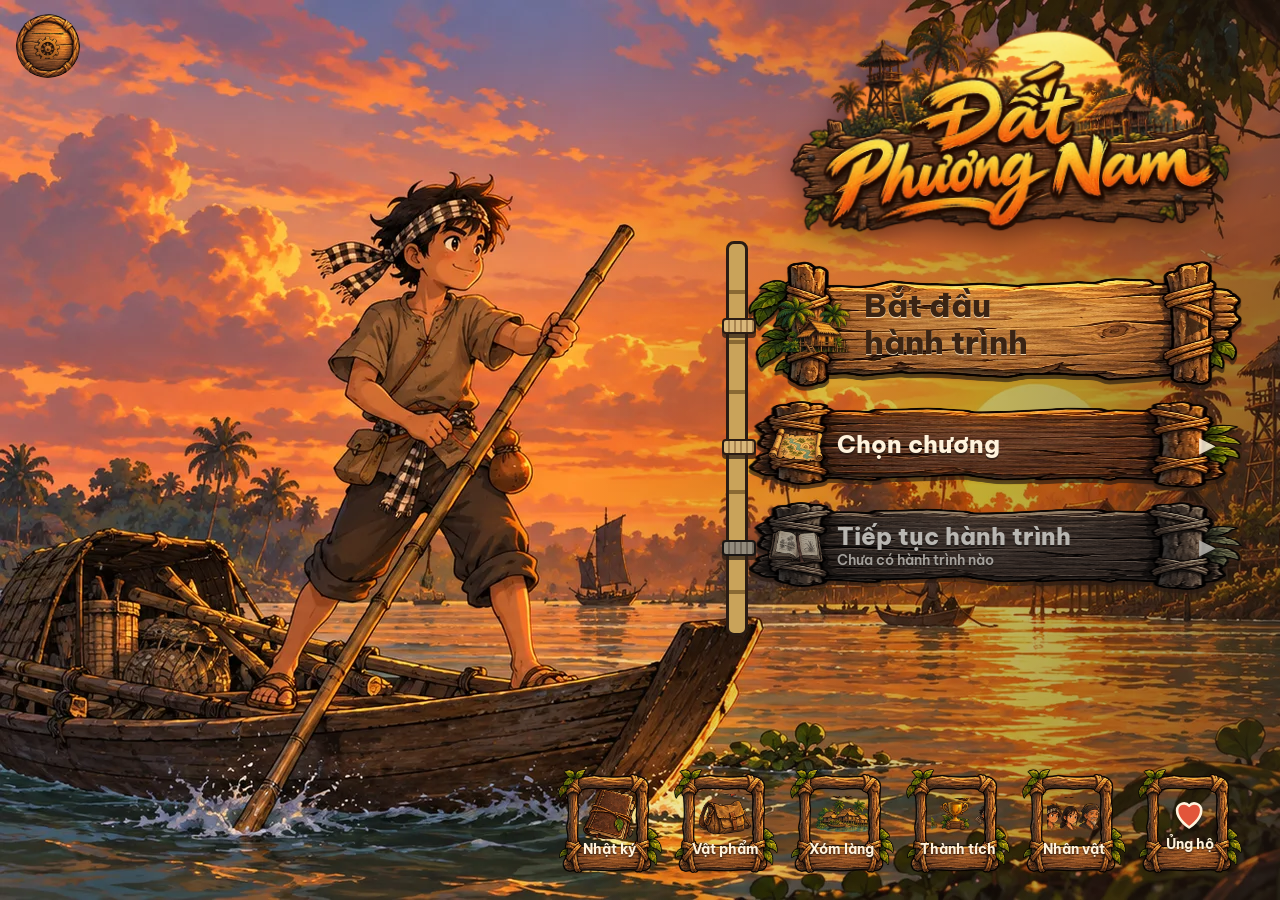
<file: index.html>
<!doctype html>
<html lang="vi">
<head>
<meta charset="utf-8">
<meta name="viewport" content="width=device-width, initial-scale=1, viewport-fit=cover">
<title>Đất Phương Nam</title>
<link rel="icon" href="favicon.ico" sizes="48x48">
<link rel="icon" type="image/png" sizes="32x32" href="assets/ui/favicon-32.png">
<link rel="icon" type="image/png" sizes="16x16" href="assets/ui/favicon-16.png">
<link rel="apple-touch-icon" href="assets/ui/apple-touch-icon.png">
<link rel="manifest" href="site.webmanifest">
<meta name="theme-color" content="#2A1C14">
<meta name="apple-mobile-web-app-title" content="Đất Phương Nam">
<link rel="preconnect" href="https://fonts.googleapis.com">
<link href="https://fonts.googleapis.com/css2?family=Be+Vietnam+Pro:wght@600;700;800&family=Lobster&display=swap" rel="stylesheet">
<link rel="stylesheet" href="css/style.css">
</head>
<body data-view="loading">
<script src="https://vinhlamgame.vercel.app/vlg.js" data-game="dat-phuong-nam" defer></script>
<main class="stage">
  <canvas id="game" width="1280" height="720" aria-label="Màn chơi Đất Phương Nam"></canvas>

  <div class="topbtns">
    <button id="btnPause" type="button" aria-label="Tạm dừng">❚❚</button>
    <button id="btnMute" type="button" aria-label="Bật/tắt âm thanh">♪</button>
  </div>

  <div class="touch-ui" aria-hidden="true">
    <button id="tLeft" type="button">◀</button><button id="tRight" type="button">▶</button>
    <button id="tJump" type="button" class="jump">Nhảy</button>
  </div>

  <!-- ===== Tải ===== -->
  <section class="screen menu" id="loading">
    <div class="load"><p class="logo-sm">Đất Phương Nam</p><div class="bar"><i id="loadBar"></i></div><p>Đang tải hình ảnh…</p></div>
  </section>

  <!-- ===== Màn hình chính ===== -->
  <section class="screen menu" id="home" hidden>
    <div class="home-bg" aria-hidden="true"></div>
    <h1 class="logo"><img src="assets/ui/logo.webp" alt="Đất Phương Nam"></h1>
    <button class="round-btn" id="btnSettings" type="button" aria-label="Cài đặt"><img src="assets/ui/icon_settings.webp" alt=""></button>
    <nav class="signpost" aria-label="Menu chính">
      <button class="plank big" id="btnStart" type="button"><span class="ic"><img src="assets/ui/icon_start.webp" alt=""></span><span>Bắt đầu<br>hành trình</span><i>▶</i></button>
      <button class="plank" id="btnChapters" type="button"><span class="ic"><img src="assets/ui/icon_chapters.webp" alt=""></span><span>Chọn chương</span><i>▶</i></button>
      <button class="plank" id="btnContinue" type="button"><span class="ic"><img src="assets/ui/icon_continue.webp" alt=""></span><span>Tiếp tục hành trình<small></small></span><i>▶</i></button>
      <button class="plank" id="btnSettings2" type="button"><span class="ic"><img src="assets/ui/icon_settings.webp" alt=""></span><span>Cài đặt</span><i>▶</i></button>
    </nav>
    <nav class="tiles" aria-label="Mục phụ">
      <button type="button" data-panel="journal"><img src="assets/ui/icon_journal.webp" alt=""><span>Nhật ký</span></button>
      <button type="button" data-panel="items"><img src="assets/ui/icon_items.webp" alt=""><span>Vật phẩm</span></button>
      <button type="button" data-panel="village"><img src="assets/ui/icon_village.webp" alt=""><span>Xóm làng</span></button>
      <button type="button" data-panel="achieve"><img src="assets/ui/icon_achieve.webp" alt=""><span>Thành tích</span></button>
      <button type="button" data-panel="chars"><img src="assets/ui/icon_chars.webp" alt=""><span>Nhân vật</span></button>
      <button type="button" class="tile-donate" id="btnDonate"><svg viewBox="0 0 24 24" aria-hidden="true"><path d="M12 20s-7-4.4-7-10a4 4 0 0 1 7-2.6A4 4 0 0 1 19 10c0 5.6-7 10-7 10z"/></svg><span>Ủng hộ</span></button>
    </nav>
  </section>

  <!-- ===== Chọn chương ===== -->
  <section class="screen menu paper" id="chapters" hidden>
    <header class="bar-top"><button type="button" class="back" data-back="home">◀ Màn hình chính</button><h2>Chọn chương</h2></header>
    <div class="chap-grid" id="chapterCards"></div>
  </section>

  <section class="screen menu paper" id="chapter" hidden>
    <header class="bar-top"><button type="button" class="back" data-back="chapters">◀ Chọn chương</button><h2 id="chapTitle"></h2></header>
    <div class="tap-list" id="tapList"></div>
  </section>

  <!-- ===== Giới thiệu cửa ===== -->
  <section class="screen" id="intro" hidden>
    <div class="card">
      <p class="kicker" id="introKicker"></p>
      <h2 id="introName"></h2>
      <p id="introGoal"></p>
      <ul class="keys">
        <li><kbd>←</kbd><kbd>→</kbd> chạy</li>
        <li><kbd>Space</kbd>/<kbd>↑</kbd> nhảy (giữ để nhảy cao)</li>
        <li><kbd>P</kbd> tạm dừng</li>
      </ul>
      <p class="note" id="introBest"></p>
      <button type="button" class="primary" id="btnPlay">Vào cửa</button>
      <button type="button" data-back="c1list">Chọn cửa khác</button>
    </div>
  </section>

  <!-- ===== Cài đặt ===== -->
  <section class="screen" id="settings" hidden>
    <div class="card">
      <h2>Cài đặt</h2>
      <label class="opt"><input type="checkbox" id="optMusic"> Nhạc nền & âm môi trường</label>
      <label class="opt"><input type="checkbox" id="optSound"> Hiệu ứng âm thanh</label>
      <button type="button" id="btnReset">Xóa tiến độ</button>
      <button type="button" class="primary" data-back="home">Xong</button>
    </div>
  </section>

  <!-- ===== Ủng hộ ===== -->
  <section class="screen" id="donate" hidden>
    <div class="card wide"><div data-donate></div><button type="button" class="primary" data-back="home">Đóng</button></div>
  </section>

  <!-- ===== Bảng phụ ===== -->
  <section class="screen" id="panel" hidden>
    <div class="card wide"><h2 id="panelTitle"></h2><div id="panelBody" class="panel-body"></div><button type="button" class="primary" data-back="home">Đóng</button></div>
  </section>

  <!-- ===== Trong màn chơi ===== -->
  <section class="screen" id="pause" hidden>
    <div class="card"><h2>Tạm dừng</h2><button type="button" class="primary" id="btnResume">Chơi tiếp</button><button type="button" id="btnRestart">Chơi lại cửa này</button><button type="button" id="btnQuit">Về chọn cửa</button></div>
  </section>
  <section class="screen" id="win" hidden>
    <div class="win-wrap">
      <div class="card win-card"><p class="kicker">Hoàn thành</p><h2 id="winTitle">Qua cửa!</h2><ul class="win-stars" id="winStars"></ul><p id="winStats"></p>
        <div class="next-cua" id="winNext"></div>
        <button type="button" class="primary" id="btnWinNext">Vào cửa tiếp theo</button>
        <div class="row2"><button type="button" id="btnWinAgain">Chơi lại</button><button type="button" id="btnWinMap">Bản đồ</button></div></div>
      <aside class="card" data-donate="compact"></aside>
    </div>
  </section>
  <section class="screen" id="over" hidden>
    <div class="card"><h2>Nam kiệt sức rồi</h2><p>Nghỉ một chút rồi thử lại nhé. Mẹo: thấy bong bóng thì nhảy đi ngay.</p>
      <button type="button" class="primary" id="btnOverAgain">Thử lại</button><button type="button" id="btnOverQuit">Về chọn cửa</button></div>
  </section>

  <div class="rotate" aria-hidden="true"><p>Xoay ngang điện thoại để chơi</p></div>
</main>

<script src="js/assets-meta.js"></script>
<script src="js/engine.js"></script>
<script src="js/player.js"></script>
<script src="js/entities.js"></script>
<script src="js/level.js"></script>
<script src="js/levels/tap1_cua1.js"></script>
<script src="js/chapters.js"></script>
<script src="js/sfx.js"></script>
<script src="js/music.js"></script>
<script src="js/lib/qrcode.js"></script>
<script src="js/donate.js"></script>
<script src="js/menu.js"></script>
<script src="js/main.js"></script>
</body>
</html>
</file>
<file: css/style.css>
/* Bảng màu lấy từ Art Bible: gỗ, tre, phù sa, hoàng hôn sông */
:root {
  --ink: #2A1C14; --paper: #FCF8F1; --sand: #F1EADF; --accent: #A9481A; --gold: #FFD25A; --line: #E0D2BD; --muted: #75604F;
  --wood-hi: #C9965A; --wood: #9C6A3A; --wood-lo: #6B4426; --wood-dark: #4A2F1C; --rope: #D9B77A;
  --font: "Be Vietnam Pro", system-ui, -apple-system, "Segoe UI", sans-serif;
  --display: "Lobster", "Be Vietnam Pro", Georgia, serif;
}
* { box-sizing: border-box; }
html, body { height: 100%; margin: 0; background: #16100C; color: var(--ink); font-family: var(--font); overflow: hidden; }
.stage { position: fixed; inset: 0; display: grid; place-items: center; }
canvas { display: block; background: #8FD3F4; touch-action: none; }
svg { width: 1em; height: 1em; fill: none; stroke: currentColor; stroke-width: 2; stroke-linecap: round; stroke-linejoin: round; }

/* chỉ hiện nút trong màn chơi */
.topbtns, .touch-ui { display: none; }
body[data-view="play"] .topbtns { display: flex; }
body.touch[data-view="play"] .touch-ui { display: block; }

.topbtns { position: absolute; top: calc(10px + env(safe-area-inset-top, 0px)); right: calc(12px + env(safe-area-inset-right, 0px)); gap: 8px; z-index: 3; }
.topbtns button { width: 40px; height: 40px; border-radius: 50%; border: 2px solid var(--ink); background: var(--paper); font: 800 16px var(--font); cursor: pointer; }
.topbtns button.off { text-decoration: line-through; opacity: .6; }

/* ===== màn hình chung ===== */
.screen { position: absolute; inset: 0; display: grid; place-items: center; background: rgba(22, 16, 12, .6); z-index: 5;
  padding-block: 16px; padding-left: max(16px, env(safe-area-inset-left, 0px)); padding-right: max(16px, env(safe-area-inset-right, 0px)); }
.screen[hidden] { display: none; }
.screen.menu { background: #2A1C14; }
.card { background: var(--paper); border: 3px solid var(--ink); border-radius: 18px; padding: 22px 26px; max-width: 520px; width: 100%; text-align: center;
  box-shadow: 0 10px 0 rgba(42, 28, 20, .35); max-height: calc(100vh - 32px); overflow: auto; }
.card.wide { max-width: 640px; }
.kicker { margin: 0; font-size: 12px; letter-spacing: .16em; text-transform: uppercase; color: var(--accent); font-weight: 800; }
h2 { margin: 6px 0 10px; font-size: 26px; text-wrap: balance; }
.card p { line-height: 1.5; }
.keys { list-style: none; padding: 0; margin: 12px 0 14px; display: flex; flex-wrap: wrap; gap: 8px 16px; justify-content: center; font-size: 14px; }
kbd { display: inline-block; min-width: 26px; padding: 2px 6px; margin-right: 3px; border: 2px solid var(--ink); border-bottom-width: 4px; border-radius: 6px; background: var(--sand); font: 700 13px var(--font); }
.card button { display: block; width: 100%; margin-top: 10px; padding: 12px 16px; border-radius: 12px; border: 3px solid var(--ink); background: var(--sand); font: 800 17px var(--font); color: var(--ink); cursor: pointer; }
.card button.primary { background: var(--accent); color: var(--paper); }
button:focus-visible { outline: 3px solid var(--gold); outline-offset: 2px; }
.note { font-size: 13px; color: var(--muted); }
.soon { color: var(--muted); font-size: 14px; font-style: italic; }
.opt { display: flex; gap: 10px; align-items: center; justify-content: center; font-weight: 700; font-size: 17px; margin: 8px 0; }
.opt input { width: 22px; height: 22px; accent-color: var(--accent); }

/* ===== tải ===== */
.load { text-align: center; color: var(--paper); width: min(360px, 100%); }
.logo-sm { font: 48px/1 var(--display); color: var(--gold); margin: 0 0 16px; }
.bar { height: 10px; border-radius: 6px; background: rgba(255, 255, 255, .15); overflow: hidden; }
.bar i { display: block; height: 100%; width: 0; background: var(--gold); }

/* ===== màn hình chính ===== */
#home { display: block; padding: 0; overflow: hidden; }
#home[hidden] { display: none; }
.home-bg { position: absolute; inset: 0; background:
  linear-gradient(90deg, rgba(42, 28, 20, 0) 40%, rgba(42, 28, 20, .45) 100%),
  linear-gradient(180deg, rgba(255, 170, 80, .25), rgba(42, 28, 20, .35)),
  url("../assets/ui/home_kv.webp") center 60% / cover no-repeat; }
.home-nam { position: absolute; left: 2%; bottom: 0; height: 74%; max-width: 56%; object-fit: contain; object-position: left bottom;
  filter: drop-shadow(0 10px 18px rgba(0, 0, 0, .45)); pointer-events: none; }
.logo { position: absolute; top: calc(4% + env(safe-area-inset-top, 0px)); left: max(4%, env(safe-area-inset-left, 0px)); margin: 0;
  font: clamp(38px, 7.5vw, 92px)/.9 var(--display); transform: rotate(-4deg); transform-origin: left top;
  background: linear-gradient(180deg, #FFE08A 10%, #F4A259 55%, #D2541F 95%); -webkit-background-clip: text; background-clip: text; color: transparent;
  -webkit-text-stroke: 2px #2A1C14; filter: drop-shadow(0 4px 0 #2A1C14) drop-shadow(0 8px 14px rgba(0, 0, 0, .5)); }
.logo span { display: block; }
.logo span + span { margin-left: .4em; }

.round-btn { position: absolute; top: calc(14px + env(safe-area-inset-top, 0px)); right: max(16px, env(safe-area-inset-right, 0px)); width: 52px; height: 52px;
  border-radius: 14px; border: 3px solid var(--ink); background: linear-gradient(var(--wood-hi), var(--wood-lo)); color: var(--paper);
  display: grid; place-items: center; font-size: 28px; cursor: pointer; box-shadow: 0 4px 0 var(--ink); }
.round-btn svg { fill: var(--paper); stroke: none; }

/* cột tre + bảng gỗ treo */
.signpost { position: absolute; right: max(3%, env(safe-area-inset-right, 0px)); top: 15%; width: min(44%, 520px);
  display: flex; flex-direction: column; gap: clamp(8px, 2vh, 18px); padding-left: 26px; }
.signpost::before { content: ""; position: absolute; left: 4px; top: -6%; bottom: -14%; width: 16px; border-radius: 8px;
  background: repeating-linear-gradient(180deg, #C9A35A 0 46px, #8A6A33 46px 50px), #C9A35A; border: 3px solid var(--ink); }
.plank { position: relative; display: grid; grid-template-columns: auto 1fr auto; align-items: center; gap: 14px; text-align: left; width: 100%;
  padding: clamp(8px, 1.8vh, 14px) 18px; border: 3px solid var(--ink); border-radius: 10px 14px 12px 8px; cursor: pointer;
  font: 800 clamp(15px, 2.1vw, 24px)/1.15 var(--font); color: #FFF3DC; text-shadow: 0 2px 0 rgba(42, 28, 20, .7);
  background: repeating-linear-gradient(176deg, rgba(255, 255, 255, .06) 0 3px, rgba(0, 0, 0, .05) 3px 9px), linear-gradient(180deg, var(--wood) 0%, var(--wood-lo) 100%);
  box-shadow: inset 0 2px 0 rgba(255, 255, 255, .18), 0 5px 0 var(--ink); transition: transform .12s; }
.plank::before { content: ""; position: absolute; left: -26px; top: 50%; width: 30px; height: 12px; margin-top: -6px;
  background: repeating-linear-gradient(90deg, var(--rope) 0 4px, #A88450 4px 6px); border: 2px solid var(--ink); border-radius: 4px; }
.plank.big { background: repeating-linear-gradient(176deg, rgba(255, 255, 255, .08) 0 3px, rgba(0, 0, 0, .04) 3px 9px), linear-gradient(180deg, #F2D7A6 0%, var(--wood-hi) 100%);
  color: var(--ink); text-shadow: none; font-size: clamp(18px, 2.7vw, 32px); padding-block: clamp(12px, 2.6vh, 22px); }
.plank .ic { display: grid; place-items: center; width: 1.9em; height: 1.9em; border-radius: 8px; background: rgba(42, 28, 20, .25); font-size: 1.05em; }
.plank.big .ic { background: rgba(42, 28, 20, .12); }
.plank i { font-style: normal; font-size: .9em; opacity: .85; }
.plank small { display: block; font: 600 clamp(11px, 1.3vw, 14px)/1.2 var(--font); opacity: .85; margin-top: 2px; }
.plank:hover:not(:disabled) { transform: translateX(-4px); }
.plank:disabled { filter: grayscale(.6) brightness(.8); cursor: not-allowed; }

.tiles { position: absolute; right: max(3%, env(safe-area-inset-right, 0px)); bottom: calc(3% + env(safe-area-inset-bottom, 0px));
  display: flex; gap: clamp(6px, 1vw, 12px); }
.tiles button { width: clamp(58px, 7.5vw, 92px); aspect-ratio: 1; max-width: 100%; display: flex; flex-direction: column; align-items: center; justify-content: center; gap: 4px;
  border: 3px solid var(--ink); border-radius: 12px; cursor: pointer; color: #FFF3DC; font: 700 clamp(10px, 1.1vw, 13px)/1 var(--font);
  background: linear-gradient(180deg, var(--wood) 0%, var(--wood-dark) 100%); box-shadow: inset 0 2px 0 rgba(255, 255, 255, .15), 0 4px 0 var(--ink); }
.tiles svg { font-size: clamp(20px, 2.6vw, 32px); }

/* ===== chọn chương ===== */
.paper { display: flex !important; flex-direction: column; align-items: stretch; justify-content: flex-start; gap: 14px; overflow: auto;
  background: radial-gradient(ellipse at top, #3B2A1E, #1E140E) !important; color: var(--paper); }
.paper[hidden] { display: none !important; }
.bar-top { display: flex; align-items: center; gap: 16px; flex-wrap: wrap; }
.bar-top h2 { margin: 0; font: clamp(26px, 4vw, 40px)/1.1 var(--display); color: var(--gold); }
.back { border: 2px solid var(--rope); background: transparent; color: var(--paper); border-radius: 10px; padding: 8px 14px; font: 700 15px var(--font); cursor: pointer; }
.chap-grid { display: grid; grid-template-columns: repeat(3, minmax(0, 1fr)); gap: 16px; flex: 1; min-height: 0; }
.chap { position: relative; display: flex; flex-direction: column; text-align: left; padding: 0; overflow: hidden; cursor: pointer; min-width: 0;
  border: 4px solid var(--wood-lo); border-radius: 16px; background: var(--wood-dark); color: var(--paper); box-shadow: 0 6px 0 #120B07; }
.chap-art { flex: 1; min-height: 120px; background-size: cover; background-position: center; }
.chap-art.c1 { background-image: linear-gradient(transparent 50%, rgba(42, 28, 20, .7)), url("../assets/ui/home_kv.webp"); }
.chap-art.c2 { background: linear-gradient(160deg, #5b4a6e, #2b2230 70%); }
.chap-art.c3 { background: linear-gradient(160deg, #3c5a63, #1c2b30 70%); }
.chap-txt { padding: 12px 16px 16px; display: flex; flex-direction: column; gap: 4px; }
.chap-txt small { font-weight: 800; letter-spacing: .14em; text-transform: uppercase; color: var(--rope); font-size: 12px; }
.chap-txt b { font: clamp(24px, 3vw, 34px)/1 var(--display); color: var(--gold); }
.chap-txt span { font-size: 14px; line-height: 1.4; opacity: .9; }
.chap-txt em { font-style: normal; font-weight: 700; font-size: 13px; margin-top: 6px; }
.chap.locked { cursor: not-allowed; filter: grayscale(.7); opacity: .75; }
.chap.locked .chap-txt em::before { content: "🔒 "; }
.chap:not(.locked):hover { transform: translateY(-3px); }

.tap-list { display: grid; grid-template-columns: repeat(auto-fill, minmax(min(100%, 420px), 1fr)); gap: 12px; }
.tap:has(.tapmap) { grid-column: 1 / -1; }
.tap { border: 3px solid var(--wood-lo); border-radius: 14px; background: rgba(255, 243, 220, .06); padding: 12px 14px; min-width: 0; }
.tap header { display: flex; align-items: baseline; gap: 10px; flex-wrap: wrap; margin-bottom: 8px; }
.tap-n { font-weight: 800; color: var(--rope); font-size: 13px; letter-spacing: .1em; text-transform: uppercase; }
.tap header b { font-size: 19px; }
.tap header small { margin-left: auto; color: var(--rope); font-size: 13px; }
.tap.locked { opacity: .6; }
.cuas { display: grid; grid-template-columns: repeat(5, minmax(0, 1fr)); gap: 8px; }
.cuas .soon { grid-column: 1 / -1; margin: 0; color: #CDB79A; }
.cua { display: flex; flex-direction: column; gap: 2px; text-align: left; padding: 8px 9px; min-width: 0; border-radius: 10px; cursor: pointer;
  border: 3px solid var(--ink); background: linear-gradient(180deg, #F2D7A6, var(--wood-hi)); color: var(--ink); font-family: var(--font); }
.cua-n { font-size: 11px; font-weight: 800; letter-spacing: .08em; text-transform: uppercase; color: var(--accent); }
.cua b { font-size: 14px; line-height: 1.2; }
.cua small { font-size: 11px; color: var(--wood-dark); }
.cua.done { background: linear-gradient(180deg, #DDEBC9, #9DBE7A); }
.cua.boss { border-color: #7A1F0E; }
.cua.locked { background: #5A4434; color: #CDB79A; border-color: #3A2A1E; cursor: not-allowed; }
.cua.locked .cua-n, .cua.locked small { color: #A88E72; }

/* ===== bảng phụ ===== */
.panel-body { text-align: left; }
.stat { list-style: none; padding: 0; display: grid; gap: 8px; }
.stat li { display: flex; align-items: center; gap: 10px; padding: 8px 10px; border-radius: 10px; background: var(--sand); }
.stat li b { margin-left: auto; font-size: 18px; font-variant-numeric: tabular-nums; }
.stat img { width: 34px; height: 34px; object-fit: contain; }
.who { display: flex; gap: 14px; align-items: center; }
.who img { width: 140px; max-width: 40%; height: auto; }

/* ===== cảm ứng ===== */
.touch-ui button { position: absolute; bottom: calc(18px + env(safe-area-inset-bottom, 0px)); width: 76px; height: 76px; border-radius: 50%; border: 3px solid rgba(42, 28, 20, .8);
  background: rgba(252, 248, 241, .55); font: 800 22px var(--font); color: var(--ink); z-index: 4; touch-action: none; user-select: none; -webkit-user-select: none; }
.touch-ui button.on { background: rgba(255, 210, 90, .85); }
#tLeft { left: calc(18px + env(safe-area-inset-left, 0px)); }
#tRight { left: calc(108px + env(safe-area-inset-left, 0px)); }
#tJump { right: calc(22px + env(safe-area-inset-right, 0px)); width: 96px; height: 96px; font-size: 18px; }

.rotate { display: none; }
@media (orientation: portrait) and (pointer: coarse) {
  .rotate { display: grid; place-items: center; position: fixed; inset: 0; z-index: 20; background: #2A1C14; color: var(--gold); font: 700 20px var(--font); text-align: center; padding: 24px; }
}

@media (max-width: 760px) {
  .chap-grid { grid-template-columns: 1fr; }
  .chap { flex-direction: row; } .chap-art { min-height: 0; width: 34%; flex: none; }
  .cuas { grid-template-columns: repeat(auto-fill, minmax(110px, 1fr)); }
}
@media (max-height: 480px) {
  .card { padding: 14px 18px; } .card p { margin: 6px 0; font-size: 14px; }
  .keys { margin: 6px 0 8px; } .card button { padding: 9px 12px; margin-top: 6px; }
  .chap-grid { grid-template-columns: repeat(3, minmax(0, 1fr)); } .chap { flex-direction: column; } .chap-art { width: auto; min-height: 70px; }
  .chap-txt span { display: none; }
  .signpost { top: 18%; } .home-nam { height: 70%; }
  .touch-ui button { width: 64px; height: 64px; } #tRight { left: calc(94px + env(safe-area-inset-left, 0px)); } #tJump { width: 80px; height: 80px; }
}
@media (prefers-reduced-motion: reduce) { .plank, .chap { transition: none; } }
#intro { background: linear-gradient(rgba(42, 28, 20, .55), rgba(42, 28, 20, .75)), url("../assets/ui/home_kv.webp") center / cover; }
@media (max-height: 480px) {
  #btnSettings2 { display: none; }
  .signpost { top: 20%; gap: 8px; width: min(48%, 460px); }
  .plank { padding-block: 6px; font-size: 15px; } .plank.big { font-size: 18px; padding-block: 9px; }
  .tiles button { width: 54px; }
  .logo { font-size: 40px; }
}

/* ===== ảnh vẽ tay cho màn hình chính (nhóm 1W) ===== */
.home-bg { background:
  linear-gradient(90deg, rgba(42, 28, 20, 0) 45%, rgba(42, 28, 20, .5) 100%),
  url("../assets/ui/home_kv.webp") left center / cover no-repeat; }
.logo { transform: rotate(-2deg); filter: drop-shadow(0 8px 14px rgba(0, 0, 0, .45)); -webkit-text-stroke: 0; background: none; }
.logo img { display: block; width: clamp(240px, 38vw, 520px); height: auto; }
.round-btn { background: url("../assets/ui/round_btn.webp") center / 100% 100% no-repeat; border: 0; box-shadow: none; width: 64px; height: 64px; border-radius: 50%; }
.round-btn img { width: 62%; height: 62%; object-fit: contain; }
.plank { border: 0; border-radius: 0; box-shadow: none; background: url("../assets/ui/plank_medium.webp") center / 100% 100% no-repeat;
  padding: clamp(10px, 2vh, 16px) 26px clamp(10px, 2vh, 16px) 20px; filter: drop-shadow(0 4px 0 rgba(42, 28, 20, .7)); }
.plank.big { background: url("../assets/ui/plank_large.webp") center / 100% 100% no-repeat; color: #3A2414; padding: clamp(14px, 3vh, 26px) 34px clamp(14px, 3vh, 26px) 28px; }
.plank .ic, .plank.big .ic { background: none; width: 2.2em; height: 2.2em; }
.plank .ic img { width: 100%; height: 100%; object-fit: contain; filter: drop-shadow(0 2px 2px rgba(0, 0, 0, .35)); }
.plank:disabled { filter: grayscale(.7) brightness(.75) drop-shadow(0 4px 0 rgba(42, 28, 20, .7)); }
.tiles button { border: 0; box-shadow: none; background: url("../assets/ui/icon_frame.webp") center / 100% 100% no-repeat; padding: 8px 6px 6px; gap: 2px; color: #FFF3DC; text-shadow: 0 1px 2px #2A1C14; }
.tiles img { width: 58%; height: 58%; object-fit: contain; }
.chap-art.c1 { background-image: url("../assets/ui/chapter_1.webp"); }
.chap-art.c2 { background-image: url("../assets/ui/chapter_2.webp"); }
.chap-art.c3 { background-image: url("../assets/ui/chapter_3.webp"); }
.chap-art { background-position: center 20%; min-height: 200px; }
.tapmap { position: relative; border-radius: 10px; overflow: hidden; margin-bottom: 10px; }
.tapmap img { display: block; width: 100%; height: auto; }
.pin { position: absolute; transform: translate(-50%, -50%); width: clamp(34px, 5vw, 56px); aspect-ratio: 1; border-radius: 50%; border: 3px solid #2A1C14;
  background: #F2D7A6; color: #2A1C14; font: 800 clamp(14px, 2vw, 22px)/1 var(--font); cursor: pointer; box-shadow: 0 3px 0 #2A1C14; display: grid; place-items: center; }
.pin.done { background: #9DBE7A; } .pin.locked { background: #6B5442; color: #CDB79A; cursor: not-allowed; }
.pin.boss { width: clamp(42px, 6vw, 66px); background: #E07A3A; color: #FFF3DC; }
.pin:not(.locked):not(:disabled) { animation: pulse 1.6s ease-in-out infinite; }
@keyframes pulse { 50% { box-shadow: 0 3px 0 #2A1C14, 0 0 0 8px rgba(255, 210, 90, .45); } }
@media (prefers-reduced-motion: reduce) { .pin { animation: none !important; } }
@media (max-height: 480px) { .logo img { width: 240px; } .round-btn { width: 52px; height: 52px; } }
/* logo đặt phía trên cột menu để không che Nam trong ảnh nền */
.logo { left: auto; right: max(4%, env(safe-area-inset-right, 0px)); top: calc(2% + env(safe-area-inset-top, 0px)); width: min(44%, 500px); transform: rotate(-2deg); transform-origin: center; }
.logo img { width: 100%; }
.signpost { top: 31%; }
.round-btn { left: max(16px, env(safe-area-inset-left, 0px)); right: auto; }
.plank.big span:not(.ic) { text-shadow: 0 1px 0 rgba(255, 240, 210, .8); }
.tiles button { width: clamp(64px, 8.4vw, 104px); }
.tiles button span { font-size: clamp(10px, 1.15vw, 14px); }
@media (max-height: 480px) { .logo { width: 36%; } .signpost { top: 34%; } }
#btnSettings2 { display: none; }
.logo { width: min(36%, 440px); }
.signpost { top: 29%; gap: clamp(6px, 1.6vh, 14px); }
@media (max-height: 480px) {
  .logo { width: 28%; } .signpost { top: 27%; gap: 4px; width: min(46%, 420px); }
  .plank { padding-block: 4px; font-size: 14px; } .plank.big { padding-block: 8px; font-size: 16px; }
  .plank small { display: none; }
  .tiles button { width: 50px; } .tiles button span { font-size: 9px; }
}

/* ===== Ủng hộ ===== */
.tile-donate svg { width: 46%; height: 46%; fill: #E2553A; stroke: #FFF3DC; stroke-width: 1.5; filter: drop-shadow(0 2px 2px rgba(0, 0, 0, .35)); }
.donate { text-align: left; }
.donate .kicker { text-align: left; }
.donate h2, .donate h3 { margin: 4px 0 6px; text-wrap: balance; }
.donate h3 { font-size: 20px; }
.d-lead { margin: 0 0 12px; font-size: 14px; color: var(--muted); }
.d-body { display: grid; grid-template-columns: 1fr auto; gap: 16px; align-items: start; }
.chips { display: grid; grid-template-columns: repeat(auto-fill, minmax(78px, 1fr)); gap: 8px; }
.card .chips button { margin: 0; padding: 9px 6px; font-size: 15px; border-width: 2px; border-radius: 10px; }
.card .chips button[aria-checked="true"] { background: var(--accent); color: var(--paper); }
.d-custom { display: grid; gap: 4px; margin-top: 10px; font-size: 13px; font-weight: 700; color: var(--muted); }
.d-custom[hidden] { display: none; }
.d-custom input { padding: 10px 12px; border: 2px solid var(--ink); border-radius: 10px; font: 800 17px var(--font); color: var(--ink); background: #fff; width: 100%; }
.d-info { list-style: none; padding: 0; margin: 12px 0 0; display: grid; gap: 4px; font-size: 13px; }
.d-info li { display: flex; align-items: center; gap: 8px; flex-wrap: wrap; }
.d-info span { color: var(--muted); min-width: 70px; }
.d-info b { font-variant-numeric: tabular-nums; overflow-wrap: anywhere; }
.card .d-info .copy { display: inline-block; width: auto; margin: 0; padding: 2px 10px; font-size: 12px; border-width: 2px; border-radius: 8px; }
.d-qr { margin: 0; text-align: center; }
.d-qr .qr { width: 190px; aspect-ratio: 1; background: #fff; border: 2px solid var(--ink); border-radius: 10px; padding: 4px; }
.d-qr .qr svg { display: block; width: 100%; height: 100%; }
.d-qr figcaption { margin-top: 6px; font-size: 12px; font-weight: 700; color: var(--muted); max-width: 190px; }

/* màn thắng: kết quả + cửa tiếp theo bên trái, ủng hộ bên phải */
.win-wrap { display: flex; gap: 16px; align-items: stretch; justify-content: center; width: 100%; max-width: 1060px; max-height: calc(100vh - 32px); }
.win-wrap > .card { margin: 0; }
.win-card { max-width: 400px; display: flex; flex-direction: column; justify-content: center; }
.win-wrap .donate { max-width: 600px; }
.next-cua { display: grid; gap: 2px; margin: 4px 0 6px; padding: 10px 12px; border-radius: 12px; background: var(--sand); border: 2px dashed var(--line); text-align: left; }
.next-cua small { font-size: 11px; font-weight: 800; letter-spacing: .1em; text-transform: uppercase; color: var(--accent); }
.next-cua b { font-size: 17px; }
.next-cua span { font-size: 13px; color: var(--muted); }
.row2 { display: grid; grid-template-columns: 1fr 1fr; gap: 8px; }
.card .row2 button { margin-top: 8px; }

@media (max-width: 760px) and (min-height: 481px) {
  .win-wrap { flex-direction: column; overflow: auto; }
  .win-card, .win-wrap .donate { max-width: none; }
}
@media (max-width: 520px) { .d-body { grid-template-columns: 1fr; } .d-qr { justify-self: center; } }
@media (max-height: 480px) {
  .win-wrap { gap: 10px; }
  .win-card { max-width: 300px; }
  .win-card h2 { font-size: 20px; margin: 2px 0 4px; }
  .next-cua { padding: 6px 10px; } .next-cua span { display: none; }
  .donate .d-lead, .donate .kicker { display: none; }
  .donate h3 { font-size: 17px; margin: 0 0 6px; }
  .d-body { gap: 10px; }
  .chips { grid-template-columns: repeat(3, 1fr); gap: 6px; }
  .card .chips button { padding: 6px 4px; font-size: 13px; }
  .d-info { margin-top: 6px; font-size: 12px; gap: 2px; } .d-info li:nth-child(4) { display: none; }
  .d-qr .qr { width: 150px; } .d-qr figcaption { max-width: 150px; font-size: 11px; }
  .d-custom { margin-top: 6px; } .d-custom input { padding: 6px 10px; font-size: 15px; }
}

/* ===== sao & nhật ký ===== */
.win-stars { list-style: none; padding: 0; margin: 6px 0 4px; display: grid; grid-template-columns: repeat(3, 1fr); gap: 6px; }
.win-stars li { display: grid; justify-items: center; gap: 0; padding: 6px 4px; border-radius: 10px; background: var(--sand); color: var(--muted); }
.win-stars i { font-style: normal; font-size: 30px; line-height: 1; color: #B9A88F; }
.win-stars li.on { background: #FFF1C4; color: var(--ink); }
.win-stars li.on i { color: #E8A317; text-shadow: 0 2px 0 #8A5A10; }
.win-stars b { font-size: 15px; font-variant-numeric: tabular-nums; }
.win-stars span { font-size: 11px; line-height: 1.2; text-align: center; }
.pin-stars { position: absolute; top: 100%; left: 50%; transform: translateX(-50%); margin-top: 2px; font-size: 12px; color: #FFD25A; text-shadow: 0 1px 2px #2A1C14; white-space: nowrap; letter-spacing: 1px; }
.cua .stars { color: #C27C0E; letter-spacing: 1px; }
.j-h { font-size: 17px; margin: 14px 0 6px; } .j-h small { color: var(--muted); font-weight: 600; font-size: 13px; }
.j-list { margin: 0; padding-left: 22px; display: grid; gap: 8px; line-height: 1.5; font-size: 15px; }
.j-list li.locked { color: var(--muted); font-style: italic; }
@media (max-height: 480px) {
  .win-stars i { font-size: 22px; } .win-stars span { display: none; } .win-stars { margin: 2px 0; }
  .win-card #winStats { display: none; }
}
</file>
